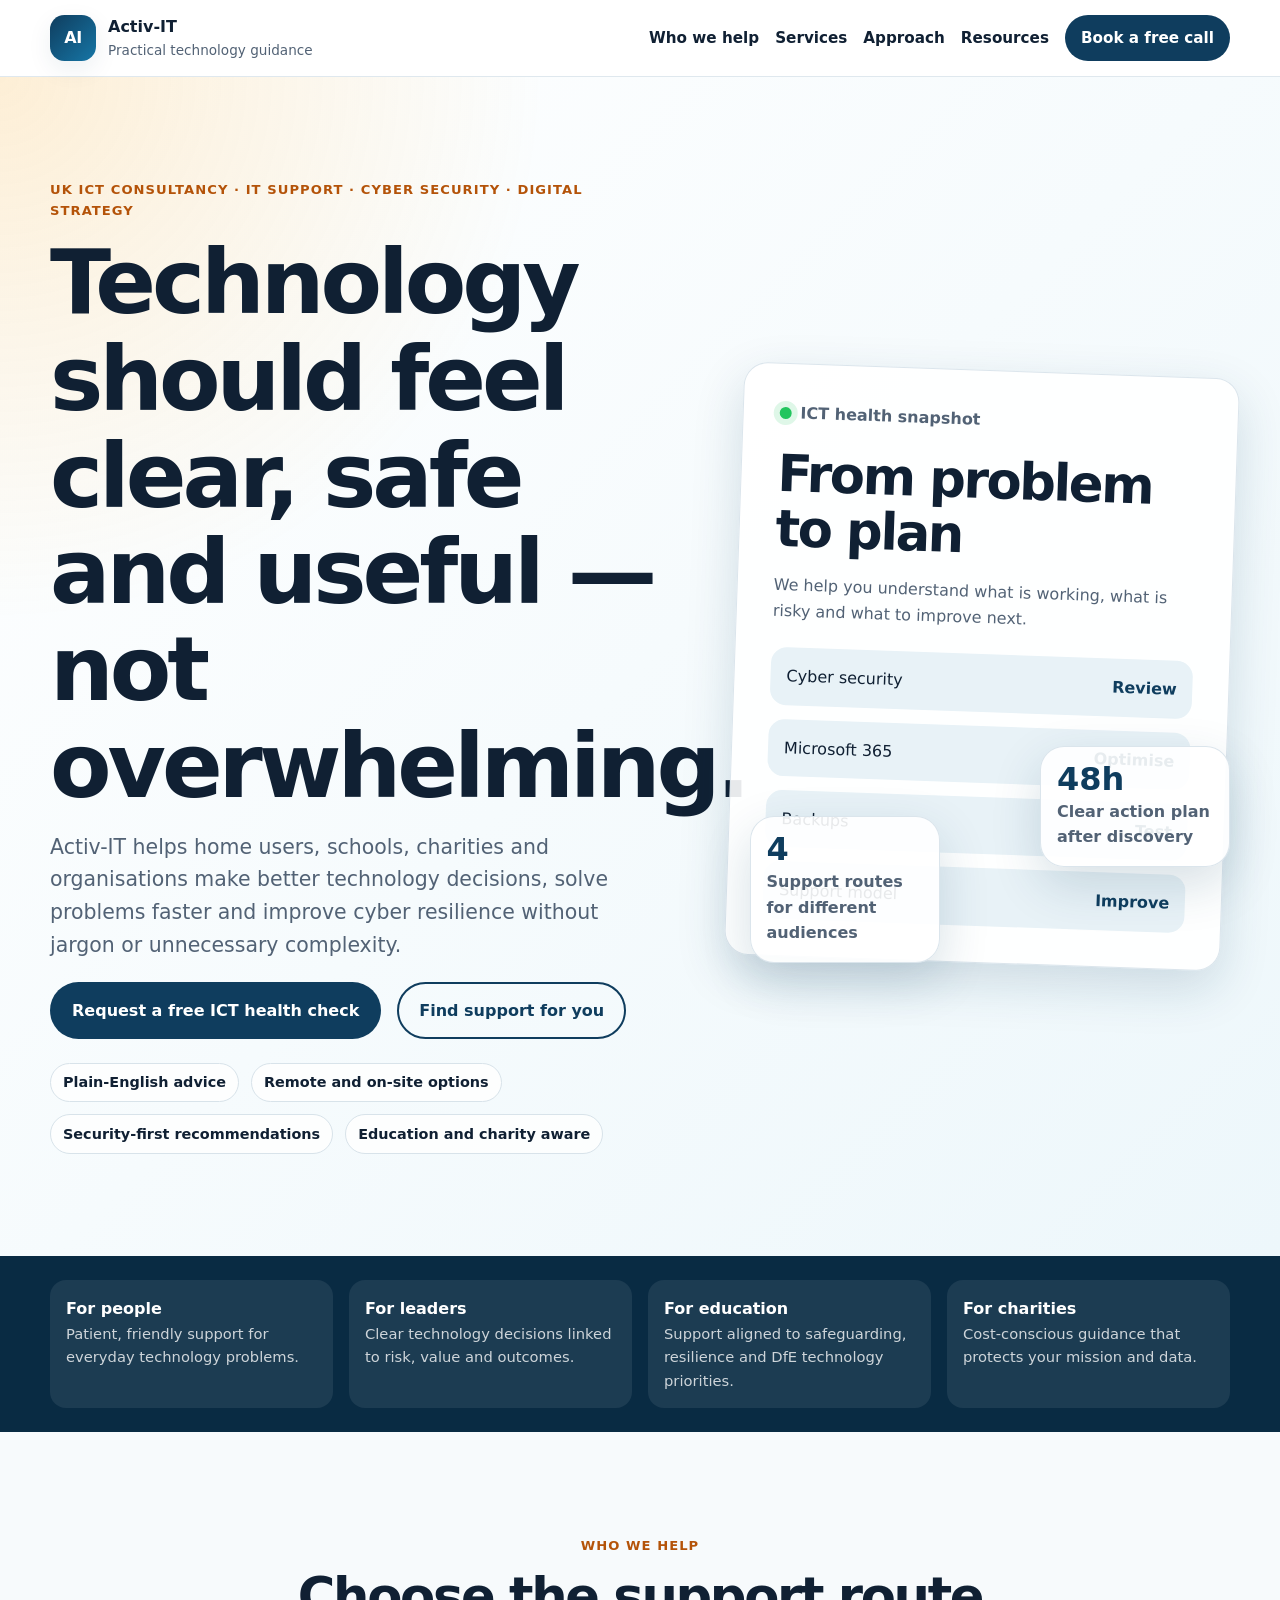
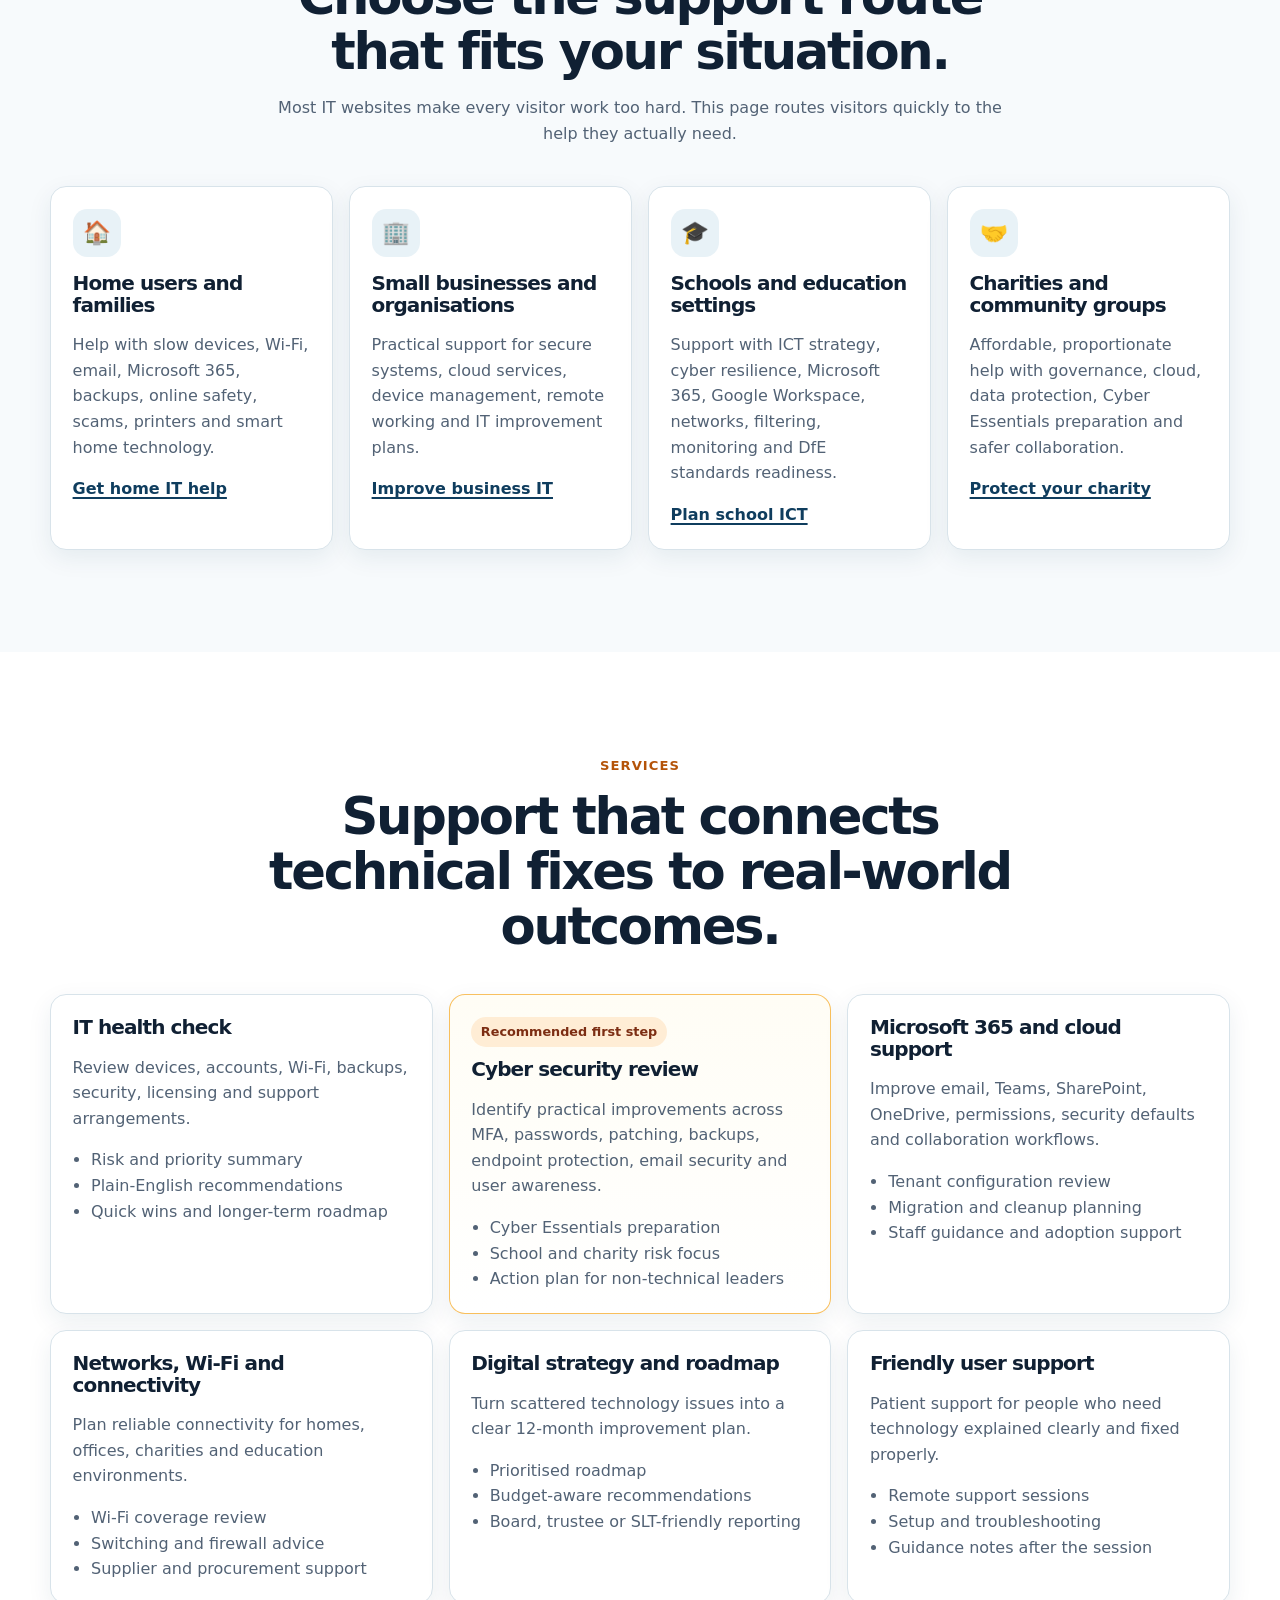
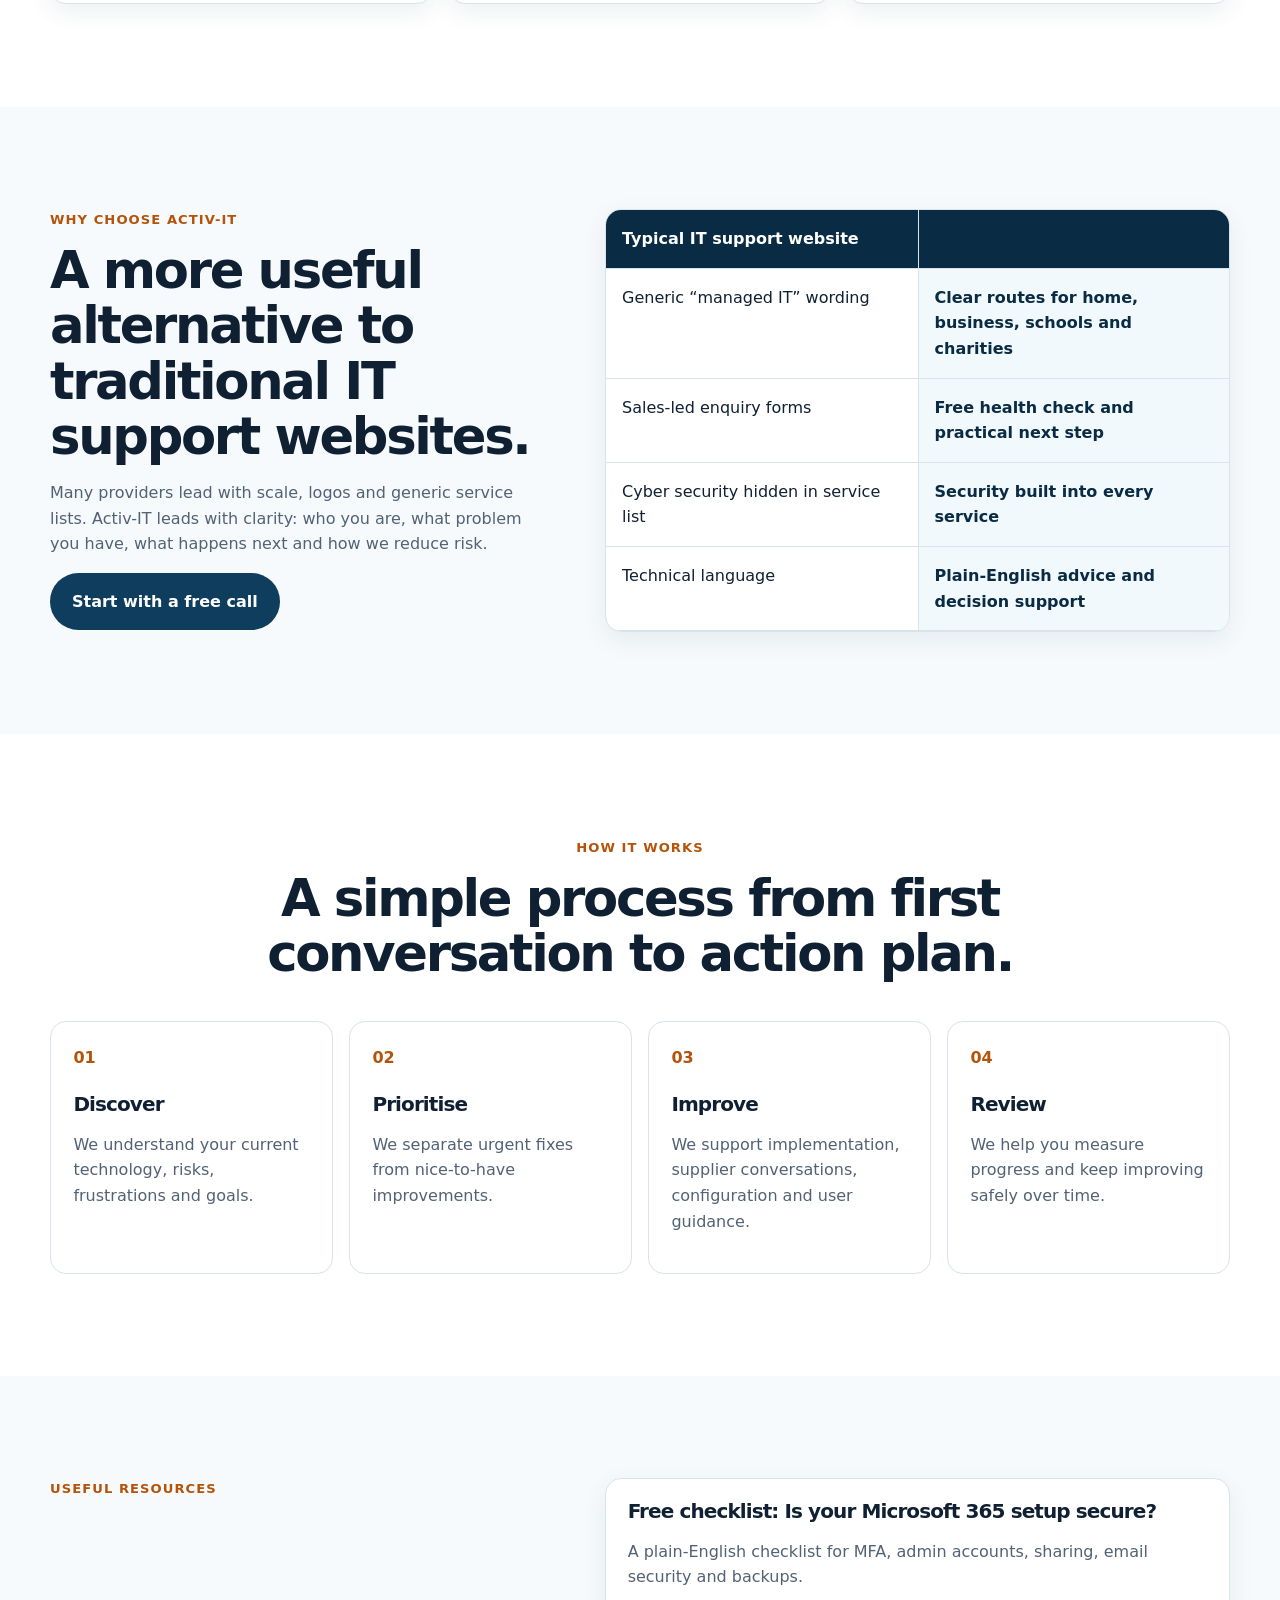
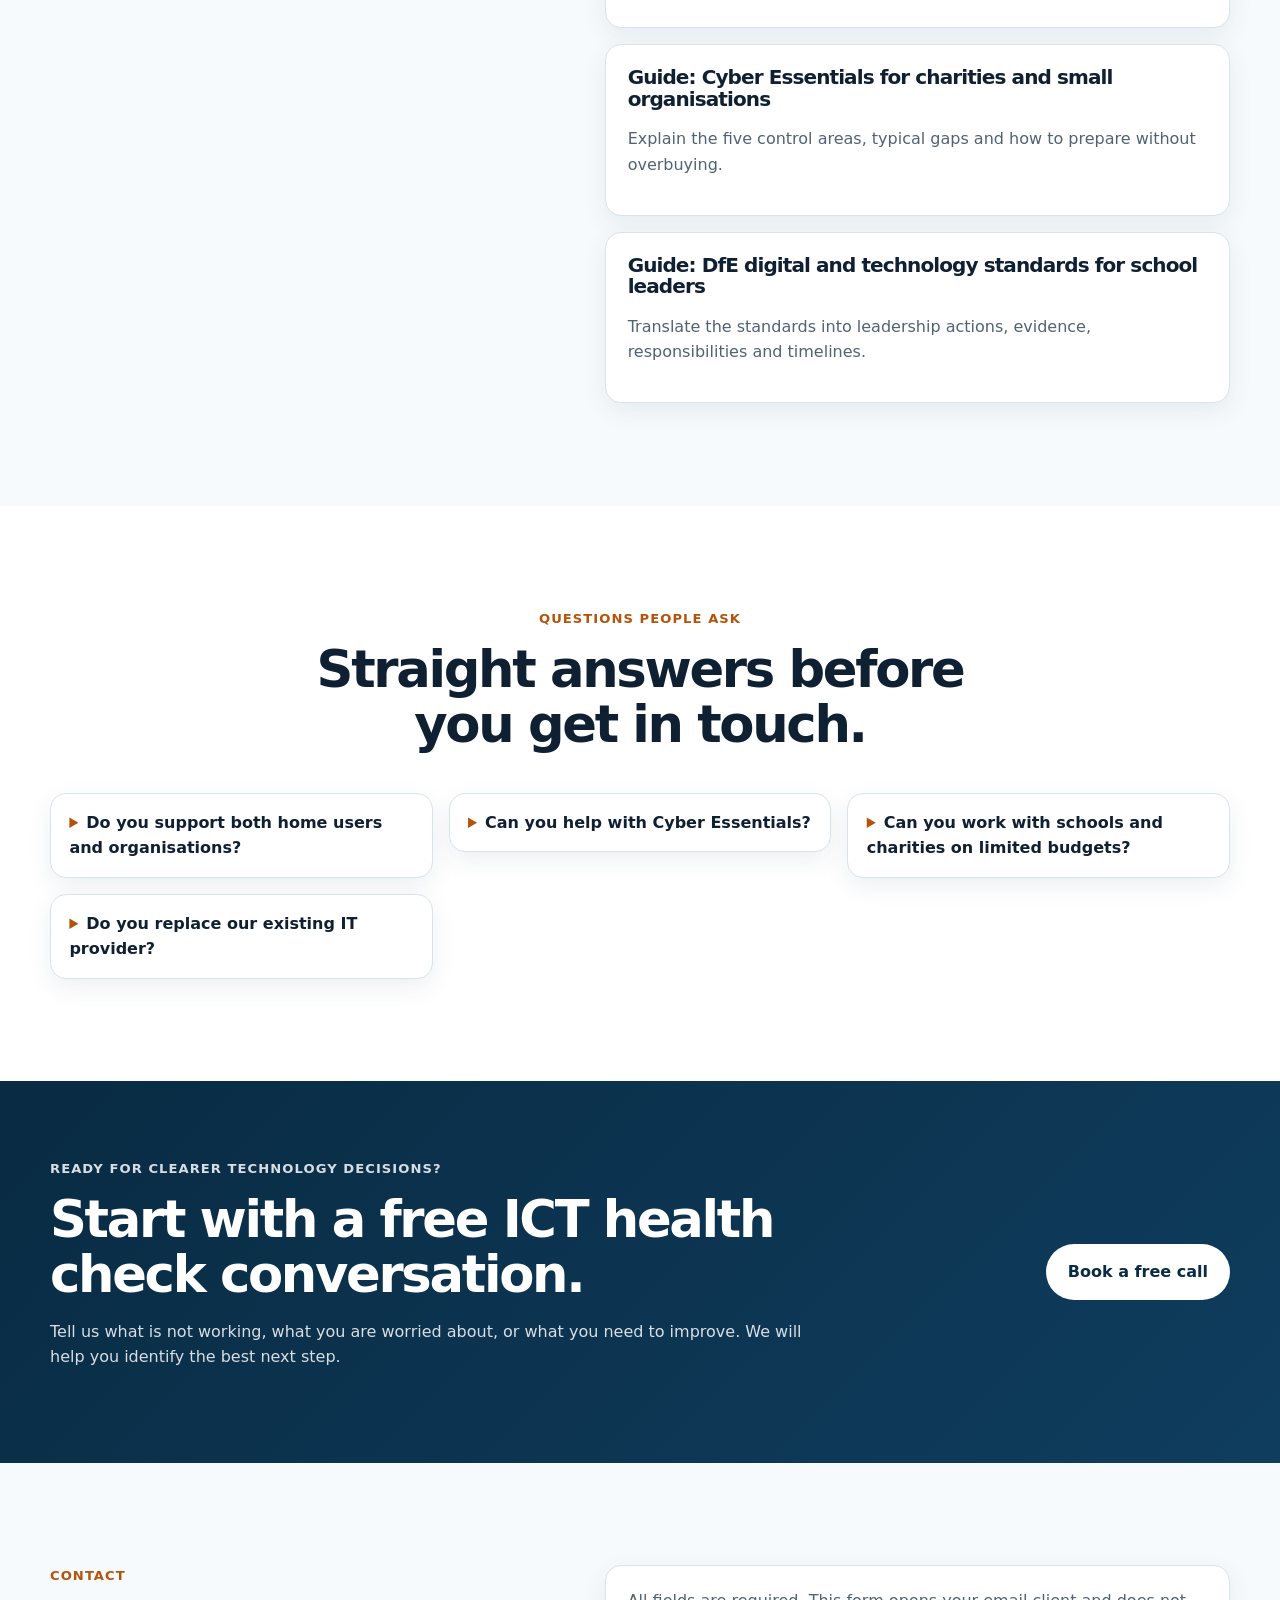
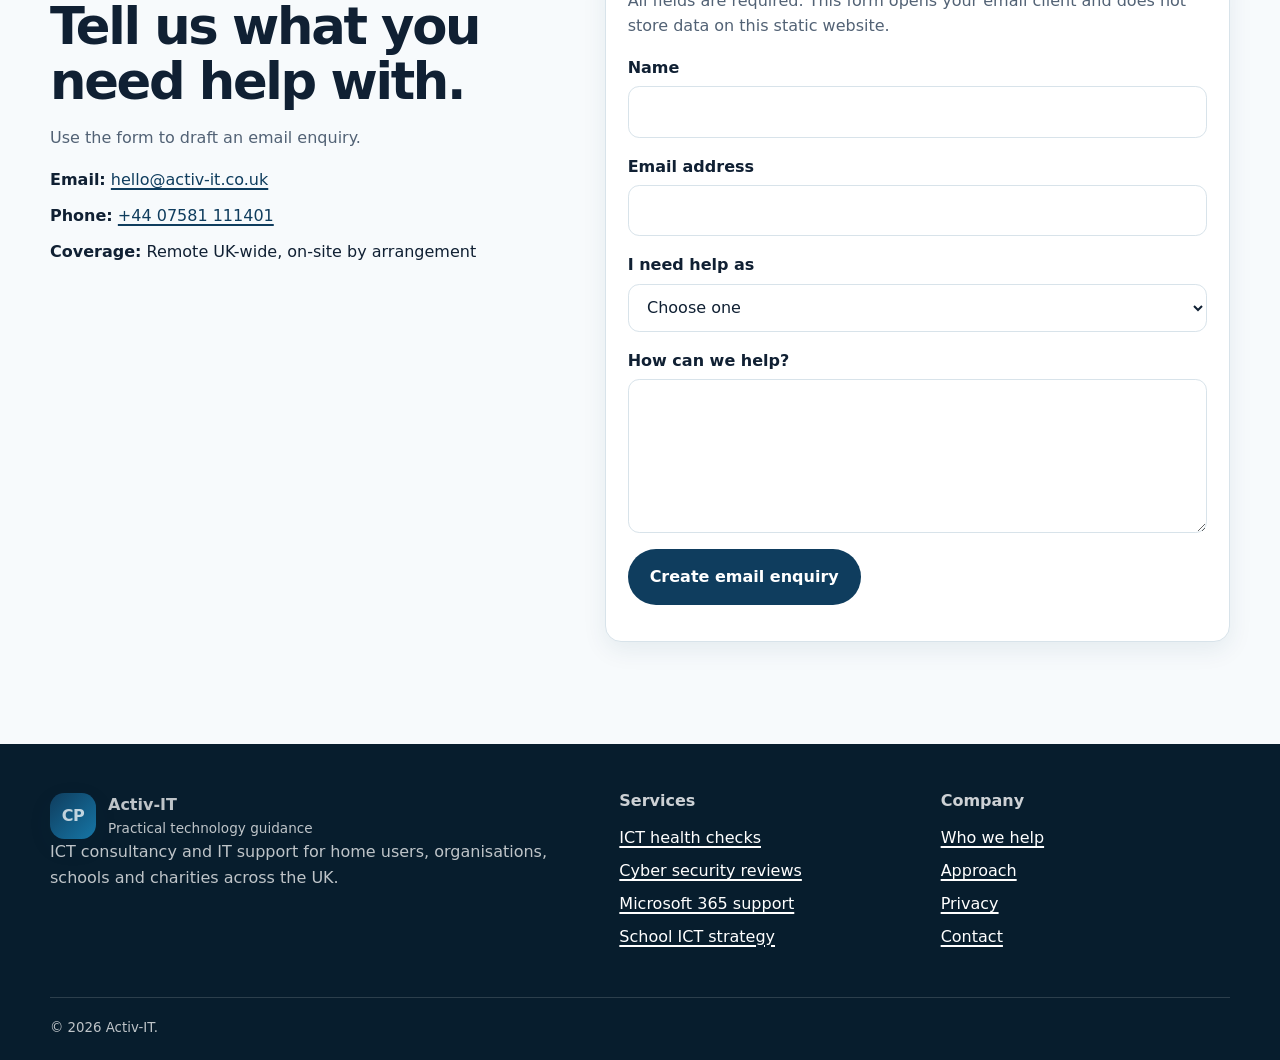
<file: index.html>
<!doctype html>
<html lang="en-GB">
<head>
  <meta charset="utf-8">
  <meta name="viewport" content="width=device-width, initial-scale=1">
  <title>UK IT Consultancy for Home Users, Schools, Charities & Organisations | Activ-IT</title>
  <meta name="description" content="Clear, practical ICT consultancy and IT support for home users, schools, charities and UK organisations. Get help with cyber security, Microsoft 365, cloud, networks and digital strategy.">
  <meta name="robots" content="index, follow, max-image-preview:large">
  <meta name="theme-color" content="#0f3d5e">
  <link rel="canonical" href="https://www.activ-it.co.uk/">
  <link rel="manifest" href="site.webmanifest">
  <link rel="stylesheet" href="assets/css/styles.css">

  <meta property="og:type" content="website">
  <meta property="og:title" content="Activ-IT | Practical ICT Consultancy & IT Support in the UK">
  <meta property="og:description" content="Friendly, security-conscious ICT consultancy for home users, organisations, schools and charities across the UK.">
  <meta property="og:url" content="https://www.activ-it.co.uk/">
  <meta property="og:image" content="https://www.activ-it.co.uk/social-preview.png">

  <script type="application/ld+json">
  {
    "@context": "https://schema.org",
    "@type": "ProfessionalService",
    "name": "Activ-IT",
    "url": "https://www.activ-it.co.uk/",
    "description": "ICT consultancy and IT support for home users, schools, charities and organisations in the UK.",
    "areaServed": "United Kingdom",
    "telephone": "+44 07581 111401",
    "email": "hello@activ-it.co.uk",
    "serviceType": [
      "ICT consultancy",
      "IT support",
      "Cyber security review",
      "Microsoft 365 support",
      "School technology strategy",
      "Charity IT support"
    ],

  }
  </script>
</head>
<body>
  <a class="skip-link" href="#main">Skip to main content</a>

  <header class="site-header" data-header>
    <div class="container header-inner">
      <a class="brand" href="#top" aria-label="Activ-IT home">
        <span class="brand-mark" aria-hidden="true">AI</span>
        <span class="brand-text">
          <strong>Activ-IT</strong>
          <span>Practical technology guidance</span>
        </span>
      </a>

      <button class="menu-toggle" type="button" aria-expanded="false" aria-controls="primary-navigation">
        <span class="menu-toggle-line" aria-hidden="true"></span>
        <span class="menu-toggle-line" aria-hidden="true"></span>
        <span class="menu-toggle-line" aria-hidden="true"></span>
        <span class="sr-only">Menu</span>
      </button>

      <nav class="primary-nav" id="primary-navigation" aria-label="Primary navigation">
        <a href="#who-we-help">Who we help</a>
        <a href="#services">Services</a>
        <a href="#approach">Approach</a>
        <a href="#resources">Resources</a>
        <a href="#contact" class="nav-cta">Book a free call</a>
      </nav>
    </div>
  </header>

  <main id="main">
    <section class="hero section" id="top" aria-labelledby="hero-heading">
      <div class="container hero-grid">
        <div class="hero-copy">
          <p class="eyebrow">UK ICT consultancy · IT support · Cyber security · Digital strategy</p>
          <h1 id="hero-heading">Technology should feel clear, safe and useful — not overwhelming.</h1>
          <p class="hero-lede">Activ-IT helps home users, schools, charities and organisations make better technology decisions, solve problems faster and improve cyber resilience without jargon or unnecessary complexity.</p>
          <div class="hero-actions" aria-label="Main actions">
            <a class="button button-primary" href="#contact">Request a free ICT health check</a>
            <a class="button button-secondary" href="#who-we-help">Find support for you</a>
          </div>
          <ul class="hero-proof" aria-label="Key service strengths">
            <li>Plain-English advice</li>
            <li>Remote and on-site options</li>
            <li>Security-first recommendations</li>
            <li>Education and charity aware</li>
          </ul>
        </div>

        <div class="hero-panel" aria-label="ICT support dashboard illustration">
          <div class="dashboard-card dashboard-main">
            <div class="status-row">
              <span class="status-dot" aria-hidden="true"></span>
              <span>ICT health snapshot</span>
            </div>
            <h2>From problem to plan</h2>
            <p>We help you understand what is working, what is risky and what to improve next.</p>
            <div class="progress-list" aria-label="Example ICT review areas">
              <div><span>Cyber security</span><strong>Review</strong></div>
              <div><span>Microsoft 365</span><strong>Optimise</strong></div>
              <div><span>Backups</span><strong>Test</strong></div>
              <div><span>Support model</span><strong>Improve</strong></div>
            </div>
          </div>
          <div class="dashboard-card mini-card mini-card-one">
            <strong>48h</strong>
            <span>Clear action plan after discovery</span>
          </div>
          <div class="dashboard-card mini-card mini-card-two">
            <strong>4</strong>
            <span>Support routes for different audiences</span>
          </div>
        </div>
      </div>
    </section>

    <section class="trust-strip" aria-label="Trust indicators">
      <div class="container trust-grid">
        <div>
          <strong>For people</strong>
          <span>Patient, friendly support for everyday technology problems.</span>
        </div>
        <div>
          <strong>For leaders</strong>
          <span>Clear technology decisions linked to risk, value and outcomes.</span>
        </div>
        <div>
          <strong>For education</strong>
          <span>Support aligned to safeguarding, resilience and DfE technology priorities.</span>
        </div>
        <div>
          <strong>For charities</strong>
          <span>Cost-conscious guidance that protects your mission and data.</span>
        </div>
      </div>
    </section>

    <section class="section" id="who-we-help" aria-labelledby="who-heading">
      <div class="container">
        <div class="section-heading narrow">
          <p class="eyebrow">Who we help</p>
          <h2 id="who-heading">Choose the support route that fits your situation.</h2>
          <p>Most IT websites make every visitor work too hard. This page routes visitors quickly to the help they actually need.</p>
        </div>

        <div class="audience-grid">
          <article class="audience-card">
            <span class="card-icon" aria-hidden="true">🏠</span>
            <h3>Home users and families</h3>
            <p>Help with slow devices, Wi-Fi, email, Microsoft 365, backups, online safety, scams, printers and smart home technology.</p>
            <a href="#contact">Get home IT help</a>
          </article>
          <article class="audience-card">
            <span class="card-icon" aria-hidden="true">🏢</span>
            <h3>Small businesses and organisations</h3>
            <p>Practical support for secure systems, cloud services, device management, remote working and IT improvement plans.</p>
            <a href="#contact">Improve business IT</a>
          </article>
          <article class="audience-card">
            <span class="card-icon" aria-hidden="true">🎓</span>
            <h3>Schools and education settings</h3>
            <p>Support with ICT strategy, cyber resilience, Microsoft 365, Google Workspace, networks, filtering, monitoring and DfE standards readiness.</p>
            <a href="#contact">Plan school ICT</a>
          </article>
          <article class="audience-card">
            <span class="card-icon" aria-hidden="true">🤝</span>
            <h3>Charities and community groups</h3>
            <p>Affordable, proportionate help with governance, cloud, data protection, Cyber Essentials preparation and safer collaboration.</p>
            <a href="#contact">Protect your charity</a>
          </article>
        </div>
      </div>
    </section>

    <section class="section section-alt" id="services" aria-labelledby="services-heading">
      <div class="container">
        <div class="section-heading">
          <p class="eyebrow">Services</p>
          <h2 id="services-heading">Support that connects technical fixes to real-world outcomes.</h2>
          </div>

        <div class="service-grid">
          <article class="service-card">
            <h3>IT health check</h3>
            <p>Review devices, accounts, Wi-Fi, backups, security, licensing and support arrangements.</p>
            <ul>
              <li>Risk and priority summary</li>
              <li>Plain-English recommendations</li>
              <li>Quick wins and longer-term roadmap</li>
            </ul>
          </article>
          <article class="service-card featured-card">
            <span class="badge">Recommended first step</span>
            <h3>Cyber security review</h3>
            <p>Identify practical improvements across MFA, passwords, patching, backups, endpoint protection, email security and user awareness.</p>
            <ul>
              <li>Cyber Essentials preparation</li>
              <li>School and charity risk focus</li>
              <li>Action plan for non-technical leaders</li>
            </ul>
          </article>
          <article class="service-card">
            <h3>Microsoft 365 and cloud support</h3>
            <p>Improve email, Teams, SharePoint, OneDrive, permissions, security defaults and collaboration workflows.</p>
            <ul>
              <li>Tenant configuration review</li>
              <li>Migration and cleanup planning</li>
              <li>Staff guidance and adoption support</li>
            </ul>
          </article>
          <article class="service-card">
            <h3>Networks, Wi-Fi and connectivity</h3>
            <p>Plan reliable connectivity for homes, offices, charities and education environments.</p>
            <ul>
              <li>Wi-Fi coverage review</li>
              <li>Switching and firewall advice</li>
              <li>Supplier and procurement support</li>
            </ul>
          </article>
          <article class="service-card">
            <h3>Digital strategy and roadmap</h3>
            <p>Turn scattered technology issues into a clear 12-month improvement plan.</p>
            <ul>
              <li>Prioritised roadmap</li>
              <li>Budget-aware recommendations</li>
              <li>Board, trustee or SLT-friendly reporting</li>
            </ul>
          </article>
          <article class="service-card">
            <h3>Friendly user support</h3>
            <p>Patient support for people who need technology explained clearly and fixed properly.</p>
            <ul>
              <li>Remote support sessions</li>
              <li>Setup and troubleshooting</li>
              <li>Guidance notes after the session</li>
            </ul>
          </article>
        </div>
      </div>
    </section>

    <section class="section" id="why-us" aria-labelledby="why-heading">
      <div class="container split-grid">
        <div>
          <p class="eyebrow">Why choose Activ-IT</p>
          <h2 id="why-heading">A more useful alternative to traditional IT support websites.</h2>
          <p>Many providers lead with scale, logos and generic service lists. Activ-IT leads with clarity: who you are, what problem you have, what happens next and how we reduce risk.</p>
          <a class="button button-primary" href="#contact">Start with a free call</a>
        </div>
        <div class="comparison-card">
          <div class="comparison-row comparison-header">
            <span>Typical IT support website</span>
            <span>Activ-IT approach</span>
          </div>
          <div class="comparison-row">
            <span>Generic “managed IT” wording</span>
            <span>Clear routes for home, business, schools and charities</span>
          </div>
          <div class="comparison-row">
            <span>Sales-led enquiry forms</span>
            <span>Free health check and practical next step</span>
          </div>
          <div class="comparison-row">
            <span>Cyber security hidden in service list</span>
            <span>Security built into every service</span>
          </div>
          <div class="comparison-row">
            <span>Technical language</span>
            <span>Plain-English advice and decision support</span>
          </div>
        </div>
      </div>
    </section>

    <section class="section section-alt" id="approach" aria-labelledby="approach-heading">
      <div class="container">
        <div class="section-heading narrow">
          <p class="eyebrow">How it works</p>
          <h2 id="approach-heading">A simple process from first conversation to action plan.</h2>
        </div>
        <ol class="process-list">
          <li>
            <span>01</span>
            <h3>Discover</h3>
            <p>We understand your current technology, risks, frustrations and goals.</p>
          </li>
          <li>
            <span>02</span>
            <h3>Prioritise</h3>
            <p>We separate urgent fixes from nice-to-have improvements.</p>
          </li>
          <li>
            <span>03</span>
            <h3>Improve</h3>
            <p>We support implementation, supplier conversations, configuration and user guidance.</p>
          </li>
          <li>
            <span>04</span>
            <h3>Review</h3>
            <p>We help you measure progress and keep improving safely over time.</p>
          </li>
        </ol>
      </div>
    </section>

    <section class="section" id="resources" aria-labelledby="resources-heading">
      <div class="container resources-grid">
        <div class="section-heading left">
          <p class="eyebrow">Useful resources</p>
        </div>
        <div class="resource-list">
          <article>
            <h3>Free checklist: Is your Microsoft 365 setup secure?</h3>
            <p>A plain-English checklist for MFA, admin accounts, sharing, email security and backups.</p>
          </article>
          <article>
            <h3>Guide: Cyber Essentials for charities and small organisations</h3>
            <p>Explain the five control areas, typical gaps and how to prepare without overbuying.</p>
          </article>
          <article>
            <h3>Guide: DfE digital and technology standards for school leaders</h3>
            <p>Translate the standards into leadership actions, evidence, responsibilities and timelines.</p>
          </article>
        </div>
      </div>
    </section>

    <section class="section section-alt" id="faq" aria-labelledby="faq-heading">
      <div class="container">
        <div class="section-heading narrow">
          <p class="eyebrow">Questions people ask</p>
          <h2 id="faq-heading">Straight answers before you get in touch.</h2>
        </div>
        <div class="faq-grid">
          <details>
            <summary>Do you support both home users and organisations?</summary>
            <p>Yes. The support model is tailored to the situation. Home users usually need patient troubleshooting and setup help. Organisations usually need a wider view of risk, resilience, cost and support arrangements.</p>
          </details>
          <details>
            <summary>Can you help with Cyber Essentials?</summary>
            <p>Yes. We can help you understand the controls, identify gaps and prepare for certification. Certification itself should be completed through an approved Cyber Essentials certification body.</p>
          </details>
          <details>
            <summary>Can you work with schools and charities on limited budgets?</summary>
            <p>Yes. Recommendations are prioritised by risk, impact and affordability so you know what to do first and what can wait.</p>
          </details>
          <details>
            <summary>Do you replace our existing IT provider?</summary>
            <p>Not always. We can provide independent review, project support, second opinion work, strategic planning or specialist help alongside existing support arrangements.</p>
          </details>
        </div>
      </div>
    </section>

    <section class="cta-band" aria-labelledby="cta-heading">
      <div class="container cta-inner">
        <div>
          <p class="eyebrow">Ready for clearer technology decisions?</p>
          <h2 id="cta-heading">Start with a free ICT health check conversation.</h2>
          <p>Tell us what is not working, what you are worried about, or what you need to improve. We will help you identify the best next step.</p>
        </div>
        <a class="button button-light" href="#contact">Book a free call</a>
      </div>
    </section>

    <section class="section" id="contact" aria-labelledby="contact-heading">
      <div class="container contact-grid">
        <div>
          <p class="eyebrow">Contact</p>
          <h2 id="contact-heading">Tell us what you need help with.</h2>
          <p>Use the form to draft an email enquiry.</p>
          <ul class="contact-list">
            <li><strong>Email:</strong> <a href="mailto:hello@activ-it.co.uk">hello@activ-it.co.uk</a></li>
            <li><strong>Phone:</strong> <a href="tel:+4407581111401">+44 07581 111401</a></li>
            <li><strong>Coverage:</strong> Remote UK-wide, on-site by arrangement</li>
          </ul>
        </div>

        <form class="contact-form" id="contact-form" aria-describedby="form-help">
          <p id="form-help">All fields are required. This form opens your email client and does not store data on this static website.</p>
          <div class="form-row">
            <label for="name">Name</label>
            <input id="name" name="name" type="text" autocomplete="name" required>
          </div>
          <div class="form-row">
            <label for="email">Email address</label>
            <input id="email" name="email" type="email" autocomplete="email" required>
          </div>
          <div class="form-row">
            <label for="audience">I need help as</label>
            <select id="audience" name="audience" required>
              <option value="">Choose one</option>
              <option>Home user / family</option>
              <option>Business / organisation</option>
              <option>School / education setting</option>
              <option>Charity / community group</option>
            </select>
          </div>
          <div class="form-row">
            <label for="message">How can we help?</label>
            <textarea id="message" name="message" rows="5" required></textarea>
          </div>
          <button class="button button-primary" type="submit">Create email enquiry</button>
          <p class="form-status" id="form-status" role="status" aria-live="polite"></p>
        </form>
      </div>
    </section>
  </main>

  <footer class="site-footer">
    <div class="container footer-grid">
      <div>
        <a class="brand footer-brand" href="#top" aria-label="Activ-IT home">
          <span class="brand-mark" aria-hidden="true">CP</span>
          <span class="brand-text"><strong>Activ-IT</strong><span>Practical technology guidance</span></span>
        </a>
        <p>ICT consultancy and IT support for home users, organisations, schools and charities across the UK.</p>
      </div>
      <div>
        <h2>Services</h2>
        <ul>
          <li><a href="#services">ICT health checks</a></li>
          <li><a href="#services">Cyber security reviews</a></li>
          <li><a href="#services">Microsoft 365 support</a></li>
          <li><a href="#services">School ICT strategy</a></li>
        </ul>
      </div>
      <div>
        <h2>Company</h2>
        <ul>
          <li><a href="#who-we-help">Who we help</a></li>
          <li><a href="#approach">Approach</a></li>
          <li><a href="privacy.html">Privacy</a></li>
          <li><a href="#contact">Contact</a></li>
        </ul>
      </div>
    </div>
    <div class="container footer-bottom">
      <small>&copy; <span id="year"></span> Activ-IT.</small>
    </div>
  </footer>

  <script src="assets/js/main.js" defer></script>
</body>
</html>
</file>
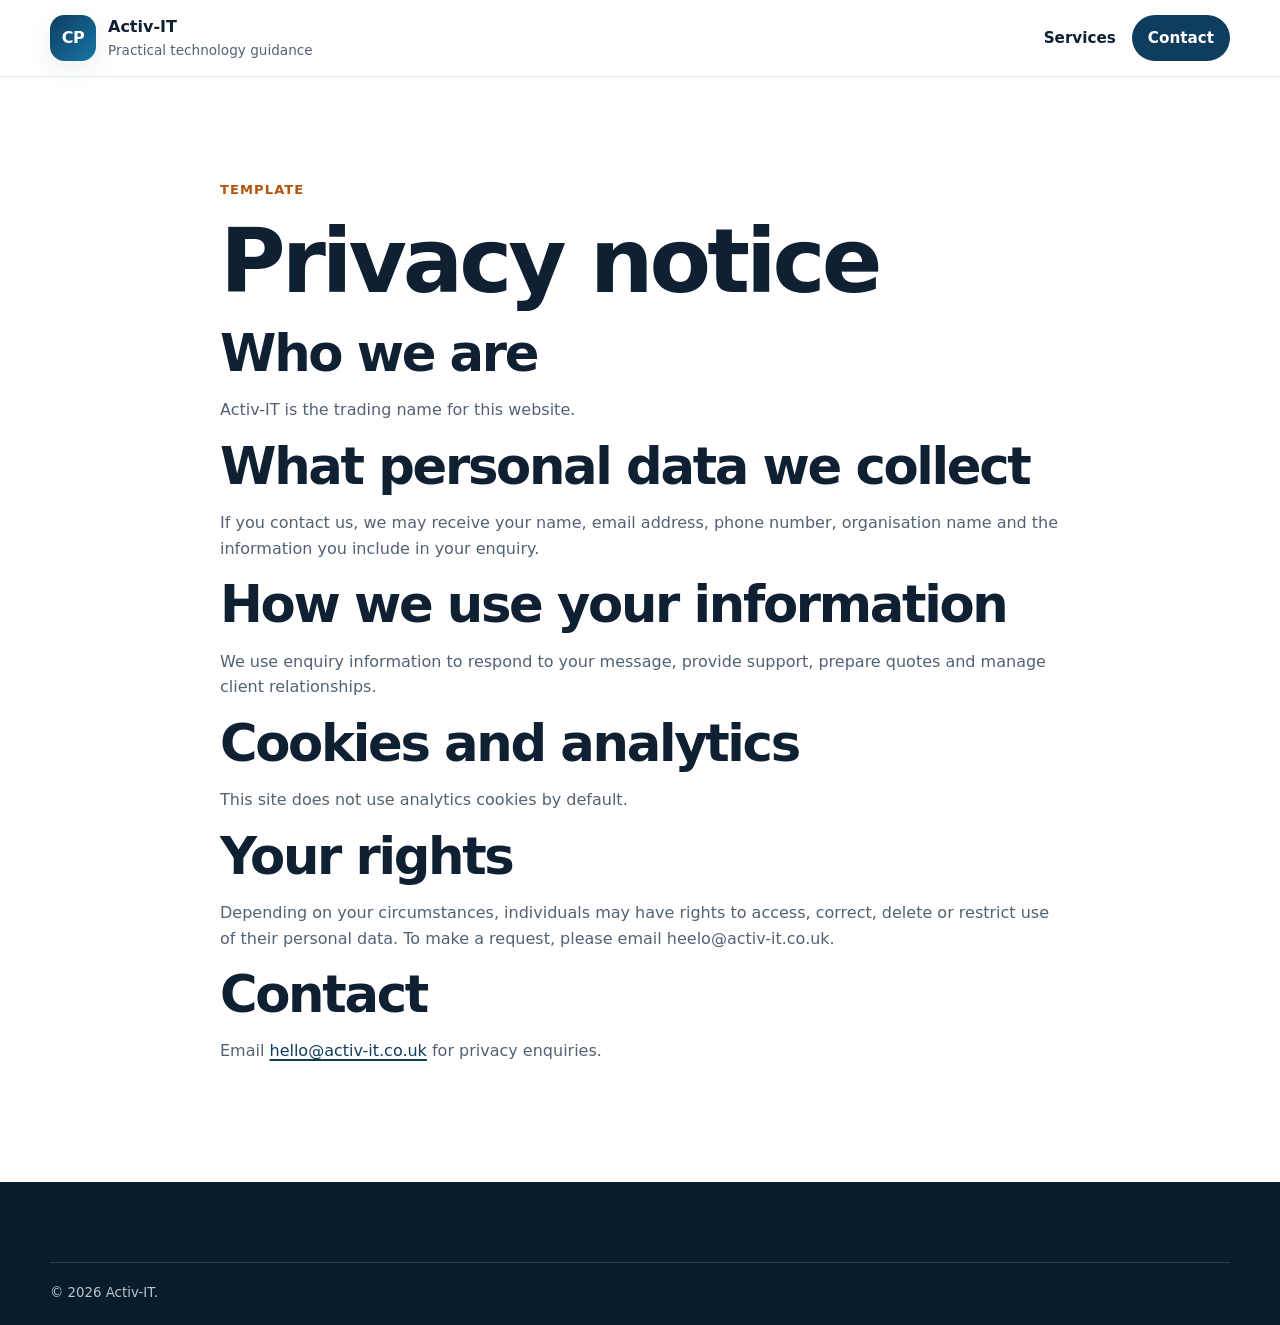
<file: privacy.html>
<!doctype html>
<html lang="en-GB">
<head>
  <meta charset="utf-8">
  <meta name="viewport" content="width=device-width, initial-scale=1">
  <title>Privacy Notice | Activ-IT</title>
  <meta name="description" content="Privacy notice for Activ-IT.">
  <meta name="robots" content="index, follow">
  <link rel="canonical" href="https://www.activ-it.co.uk/privacy.html">
  <link rel="stylesheet" href="assets/css/styles.css">
</head>
<body>
  <a class="skip-link" href="#main">Skip to main content</a>
  <header class="site-header">
    <div class="container header-inner">
      <a class="brand" href="index.html" aria-label="Activ-IT home"><span class="brand-mark" aria-hidden="true">CP</span><span class="brand-text"><strong>Activ-IT</strong><span>Practical technology guidance</span></span></a>
      <nav class="primary-nav always-visible" aria-label="Primary navigation"><a href="index.html#services">Services</a><a href="index.html#contact" class="nav-cta">Contact</a></nav>
    </div>
  </header>
  <main id="main" class="section legal-page">
    <div class="container narrow-content">
      <p class="eyebrow">Template</p>
      <h1>Privacy notice</h1>
      <h2>Who we are</h2>
      <p>Activ-IT is the trading name for this website.</p>
      <h2>What personal data we collect</h2>
      <p>If you contact us, we may receive your name, email address, phone number, organisation name and the information you include in your enquiry.</p>
      <h2>How we use your information</h2>
      <p>We use enquiry information to respond to your message, provide support, prepare quotes and manage client relationships.</p>
      <h2>Cookies and analytics</h2>
      <p>This site does not use analytics cookies by default.</p>
      <h2>Your rights</h2>
      <p>Depending on your circumstances, individuals may have rights to access, correct, delete or restrict use of their personal data. To make a request, please email heelo@activ-it.co.uk.</p>
      <h2>Contact</h2>
      <p>Email <a href="mailto:hello@activ-it.co.uk">hello@activ-it.co.uk</a> for privacy enquiries.</p>
    </div>
  </main>
  <footer class="site-footer"><div class="container footer-bottom"><small>&copy; <span id="year"></span> Activ-IT.</small></div></footer>
  <script src="assets/js/main.js" defer></script>
</body>
</html>
</file>
<file: assets/css/styles.css>
:root {
  --color-ink: #102033;
  --color-muted: #526275;
  --color-primary: #0f3d5e;
  --color-primary-dark: #092b43;
  --color-accent: #f59e0b;
  --color-accent-dark: #b45309;
  --color-bg: #f7fafc;
  --color-surface: #ffffff;
  --color-soft: #e8f2f7;
  --color-border: #d8e3ea;
  --shadow-sm: 0 8px 24px rgba(15, 61, 94, 0.08);
  --shadow-md: 0 18px 50px rgba(15, 61, 94, 0.16);
  --radius-lg: 1.5rem;
  --radius-md: 1rem;
  --max-width: 1180px;
}

* {
  box-sizing: border-box;
}

html {
  scroll-behavior: smooth;
}

body {
  margin: 0;
  font-family: system-ui, -apple-system, BlinkMacSystemFont, "Segoe UI", sans-serif;
  line-height: 1.6;
  color: var(--color-ink);
  background: var(--color-bg);
  text-rendering: optimizeLegibility;
}

img, svg {
  max-width: 100%;
}

a {
  color: var(--color-primary);
  text-decoration-thickness: 0.12em;
  text-underline-offset: 0.18em;
}

a:hover {
  color: var(--color-primary-dark);
}

button, input, select, textarea {
  font: inherit;
}

button, a, input, select, textarea, summary {
  outline-offset: 4px;
}

button:focus-visible,
a:focus-visible,
input:focus-visible,
select:focus-visible,
textarea:focus-visible,
summary:focus-visible {
  outline: 3px solid var(--color-accent);
}

.container {
  width: min(100% - 2rem, var(--max-width));
  margin-inline: auto;
}

.section {
  padding: clamp(4rem, 8vw, 7rem) 0;
}

.section-alt {
  background: var(--color-surface);
}

.skip-link {
  position: absolute;
  top: 0.75rem;
  left: 0.75rem;
  z-index: 100;
  padding: 0.75rem 1rem;
  color: #ffffff;
  background: var(--color-primary-dark);
  border-radius: 0.5rem;
  transform: translateY(-150%);
}

.skip-link:focus {
  transform: translateY(0);
}

.sr-only {
  position: absolute;
  width: 1px;
  height: 1px;
  padding: 0;
  margin: -1px;
  overflow: hidden;
  clip: rect(0, 0, 0, 0);
  white-space: nowrap;
  border: 0;
}

.site-header {
  position: sticky;
  top: 0;
  z-index: 50;
  border-bottom: 1px solid rgba(216, 227, 234, 0.8);
  background: rgba(255, 255, 255, 0.94);
  backdrop-filter: blur(18px);
}

.header-inner {
  min-height: 76px;
  display: flex;
  align-items: center;
  justify-content: space-between;
  gap: 1rem;
}

.brand {
  display: inline-flex;
  align-items: center;
  gap: 0.75rem;
  text-decoration: none;
  color: var(--color-ink);
}

.brand-mark {
  display: grid;
  place-items: center;
  width: 46px;
  height: 46px;
  border-radius: 0.9rem;
  color: #ffffff;
  background: linear-gradient(135deg, var(--color-primary), #1676a6);
  font-weight: 800;
  letter-spacing: -0.03em;
  box-shadow: var(--shadow-sm);
}

.brand-text {
  display: grid;
  gap: 0;
}

.brand-text span {
  color: var(--color-muted);
  font-size: 0.85rem;
}

.primary-nav {
  display: flex;
  align-items: center;
  gap: 1rem;
}

.primary-nav a {
  text-decoration: none;
  color: var(--color-ink);
  font-weight: 700;
  font-size: 0.95rem;
}

.primary-nav a:hover {
  color: var(--color-primary);
}

.nav-cta {
  padding: 0.7rem 1rem;
  border-radius: 999px;
  color: #ffffff !important;
  background: var(--color-primary);
}

.nav-cta:hover {
  background: var(--color-primary-dark);
}

.menu-toggle {
  display: none;
  width: 46px;
  height: 46px;
  border: 1px solid var(--color-border);
  border-radius: 0.75rem;
  background: var(--color-surface);
  cursor: pointer;
}

.menu-toggle-line {
  display: block;
  width: 22px;
  height: 2px;
  margin: 4px auto;
  background: var(--color-ink);
}

.hero {
  position: relative;
  overflow: hidden;
  background:
    radial-gradient(circle at top left, rgba(245, 158, 11, 0.17), transparent 34rem),
    linear-gradient(135deg, #ffffff 0%, #edf7fb 100%);
}

.hero-grid {
  display: grid;
  grid-template-columns: minmax(0, 1.1fr) minmax(340px, 0.9fr);
  gap: clamp(2.5rem, 6vw, 5rem);
  align-items: center;
}

.eyebrow {
  margin: 0 0 0.8rem;
  color: var(--color-accent-dark);
  font-weight: 800;
  text-transform: uppercase;
  letter-spacing: 0.08em;
  font-size: 0.82rem;
}

h1, h2, h3 {
  line-height: 1.08;
  letter-spacing: -0.045em;
  margin: 0 0 1rem;
}

h1 {
  max-width: 840px;
  font-size: clamp(2.7rem, 7vw, 5.8rem);
}

h2 {
  font-size: clamp(2rem, 4vw, 3.4rem);
}

h3 {
  font-size: 1.25rem;
}

p {
  margin-top: 0;
  color: var(--color-muted);
}

.hero-lede {
  max-width: 710px;
  font-size: clamp(1.1rem, 2vw, 1.28rem);
}

.hero-actions, .cta-inner {
  display: flex;
  flex-wrap: wrap;
  align-items: center;
  gap: 1rem;
}

.button {
  display: inline-flex;
  align-items: center;
  justify-content: center;
  min-height: 48px;
  padding: 0.85rem 1.25rem;
  border: 2px solid transparent;
  border-radius: 999px;
  font-weight: 800;
  text-decoration: none;
  cursor: pointer;
  transition: transform 160ms ease, background-color 160ms ease, border-color 160ms ease;
}

.button:hover {
  transform: translateY(-1px);
}

.button-primary {
  color: #ffffff;
  background: var(--color-primary);
}

.button-primary:hover {
  color: #ffffff;
  background: var(--color-primary-dark);
}

.button-secondary {
  color: var(--color-primary);
  border-color: var(--color-primary);
  background: transparent;
}

.button-secondary:hover {
  color: var(--color-primary-dark);
  border-color: var(--color-primary-dark);
}

.button-light {
  color: var(--color-primary-dark);
  background: #ffffff;
}

.hero-proof {
  display: flex;
  flex-wrap: wrap;
  gap: 0.75rem;
  padding: 0;
  margin: 1.5rem 0 0;
  list-style: none;
}

.hero-proof li {
  padding: 0.45rem 0.75rem;
  border: 1px solid var(--color-border);
  border-radius: 999px;
  background: rgba(255, 255, 255, 0.8);
  color: var(--color-ink);
  font-weight: 700;
  font-size: 0.9rem;
}

.hero-panel {
  position: relative;
  min-height: 520px;
}

.dashboard-card {
  border: 1px solid rgba(216, 227, 234, 0.9);
  border-radius: var(--radius-lg);
  background: rgba(255, 255, 255, 0.9);
  box-shadow: var(--shadow-md);
}

.dashboard-main {
  padding: clamp(1.5rem, 4vw, 2.25rem);
  transform: rotate(2deg);
}

.status-row {
  display: flex;
  align-items: center;
  gap: 0.55rem;
  margin-bottom: 1.25rem;
  color: var(--color-muted);
  font-weight: 800;
}

.status-dot {
  width: 0.75rem;
  height: 0.75rem;
  border-radius: 999px;
  background: #22c55e;
  box-shadow: 0 0 0 6px rgba(34, 197, 94, 0.14);
}

.progress-list {
  display: grid;
  gap: 0.85rem;
  margin-top: 1.5rem;
}

.progress-list div {
  display: flex;
  justify-content: space-between;
  gap: 1rem;
  padding: 1rem;
  border-radius: 1rem;
  background: var(--color-soft);
}

.progress-list strong {
  color: var(--color-primary);
}

.mini-card {
  position: absolute;
  display: grid;
  gap: 0.25rem;
  width: 190px;
  padding: 1rem;
}

.mini-card strong {
  font-size: 2rem;
  line-height: 1;
  color: var(--color-primary);
}

.mini-card span {
  color: var(--color-muted);
  font-weight: 700;
}

.mini-card-one {
  right: 0;
  bottom: 6rem;
}

.mini-card-two {
  left: 1rem;
  bottom: 0;
}

.trust-strip {
  padding: 1.5rem 0;
  color: #ffffff;
  background: var(--color-primary-dark);
}

.trust-grid {
  display: grid;
  grid-template-columns: repeat(4, 1fr);
  gap: 1rem;
}

.trust-grid div {
  padding: 1rem;
  border-radius: 1rem;
  background: rgba(255, 255, 255, 0.08);
}

.trust-grid strong,
.trust-grid span {
  display: block;
}

.trust-grid span {
  color: rgba(255, 255, 255, 0.78);
  font-size: 0.92rem;
}

.section-heading {
  max-width: 820px;
  margin: 0 auto 2.5rem;
  text-align: center;
}

.section-heading.left {
  margin-inline: 0;
  text-align: left;
}

.narrow {
  max-width: 760px;
}

.audience-grid, .service-grid, .faq-grid {
  display: grid;
  grid-template-columns: repeat(4, 1fr);
  gap: 1rem;
}

.service-grid, .faq-grid {
  grid-template-columns: repeat(3, 1fr);
}

.audience-card, .service-card, .resource-list article, details, .comparison-card, .contact-form {
  border: 1px solid var(--color-border);
  border-radius: var(--radius-md);
  background: var(--color-surface);
  box-shadow: var(--shadow-sm);
}

.audience-card, .service-card, .resource-list article {
  padding: 1.35rem;
}

.card-icon {
  display: inline-grid;
  place-items: center;
  width: 48px;
  height: 48px;
  margin-bottom: 1rem;
  border-radius: 0.9rem;
  background: var(--color-soft);
  font-size: 1.4rem;
}

.audience-card a {
  font-weight: 800;
}

.service-card ul {
  padding-left: 1.15rem;
  margin: 1rem 0 0;
  color: var(--color-muted);
}

.featured-card {
  border-color: rgba(245, 158, 11, 0.65);
  background: linear-gradient(180deg, #fffdf5, #ffffff);
}

.badge {
  display: inline-block;
  margin-bottom: 0.75rem;
  padding: 0.3rem 0.6rem;
  border-radius: 999px;
  color: #7c2d12;
  background: #ffedd5;
  font-size: 0.8rem;
  font-weight: 900;
}

.split-grid, .contact-grid, .resources-grid {
  display: grid;
  grid-template-columns: 0.88fr 1.12fr;
  gap: clamp(2rem, 5vw, 4rem);
  align-items: start;
}

.comparison-card {
  overflow: hidden;
}

.comparison-row {
  display: grid;
  grid-template-columns: 1fr 1fr;
}

.comparison-row span {
  padding: 1rem;
  border-bottom: 1px solid var(--color-border);
}

.comparison-row span + span {
  border-left: 1px solid var(--color-border);
  color: var(--color-primary-dark);
  font-weight: 800;
  background: #f2f9fc;
}

.comparison-header span {
  color: #ffffff;
  background: var(--color-primary-dark) !important;
  font-weight: 900;
}

.process-list {
  display: grid;
  grid-template-columns: repeat(4, 1fr);
  gap: 1rem;
  padding: 0;
  margin: 0;
  list-style: none;
  counter-reset: steps;
}

.process-list li {
  position: relative;
  padding: 1.4rem;
  border: 1px solid var(--color-border);
  border-radius: var(--radius-md);
  background: var(--color-surface);
}

.process-list span {
  display: inline-block;
  margin-bottom: 1.5rem;
  color: var(--color-accent-dark);
  font-weight: 900;
}

.resource-list {
  display: grid;
  gap: 1rem;
}

.faq-grid {
  align-items: start;
}

details {
  padding: 1rem 1.15rem;
}

summary {
  cursor: pointer;
  color: var(--color-ink);
  font-weight: 900;
}

summary::marker {
  color: var(--color-accent-dark);
}

details p {
  margin: 0.75rem 0 0;
}

.cta-band {
  padding: clamp(3rem, 6vw, 5rem) 0;
  color: #ffffff;
  background: linear-gradient(135deg, var(--color-primary-dark), var(--color-primary));
}

.cta-band p,
.cta-band .eyebrow {
  color: rgba(255, 255, 255, 0.84);
}

.cta-inner {
  justify-content: space-between;
  gap: 2rem;
}

.cta-inner div {
  max-width: 760px;
}

.contact-list {
  padding: 0;
  list-style: none;
}

.contact-list li {
  margin-bottom: 0.65rem;
}

.contact-form {
  padding: 1.35rem;
}

.form-row {
  display: grid;
  gap: 0.35rem;
  margin-bottom: 1rem;
}

label {
  color: var(--color-ink);
  font-weight: 800;
}

input, select, textarea {
  width: 100%;
  min-height: 48px;
  padding: 0.75rem 0.9rem;
  border: 1px solid var(--color-border);
  border-radius: 0.7rem;
  color: var(--color-ink);
  background: #ffffff;
}

textarea {
  resize: vertical;
}

.form-status {
  margin: 0.85rem 0 0;
  font-weight: 800;
}

.site-footer {
  padding: 3rem 0 1.25rem;
  color: rgba(255, 255, 255, 0.8);
  background: #071d2d;
}

.site-footer a, .site-footer .brand {
  color: #ffffff;
}

.site-footer p, .site-footer span, .site-footer small {
  color: rgba(255, 255, 255, 0.74);
}

.footer-grid {
  display: grid;
  grid-template-columns: 1.3fr 0.7fr 0.7fr;
  gap: 2rem;
}

.site-footer h2 {
  font-size: 1rem;
  letter-spacing: 0;
}

.site-footer ul {
  padding: 0;
  list-style: none;
}

.site-footer li {
  margin-bottom: 0.45rem;
}

.footer-bottom {
  margin-top: 2rem;
  padding-top: 1rem;
  border-top: 1px solid rgba(255, 255, 255, 0.15);
}

.legal-page {
  min-height: 68vh;
  background: var(--color-surface);
}

.narrow-content {
  max-width: 840px;
}

@media (max-width: 980px) {
  .hero-grid,
  .split-grid,
  .contact-grid,
  .resources-grid,
  .footer-grid {
    grid-template-columns: 1fr;
  }

  .hero-panel {
    min-height: 450px;
  }

  .trust-grid,
  .audience-grid,
  .service-grid,
  .process-list,
  .faq-grid {
    grid-template-columns: repeat(2, 1fr);
  }
}

@media (max-width: 760px) {
  .menu-toggle {
    display: inline-block;
  }

  .primary-nav {
    position: absolute;
    inset: 76px 1rem auto 1rem;
    display: none;
    flex-direction: column;
    align-items: stretch;
    padding: 1rem;
    border: 1px solid var(--color-border);
    border-radius: 1rem;
    background: #ffffff;
    box-shadow: var(--shadow-md);
  }

  .primary-nav.is-open,
  .primary-nav.always-visible {
    display: flex;
  }

  .primary-nav a {
    padding: 0.75rem;
  }

  .nav-cta {
    text-align: center;
  }

  .hero-panel {
    min-height: auto;
  }

  .dashboard-main {
    transform: none;
  }

  .mini-card {
    position: static;
    width: auto;
    margin-top: 1rem;
  }

  .trust-grid,
  .audience-grid,
  .service-grid,
  .process-list,
  .faq-grid {
    grid-template-columns: 1fr;
  }

  .comparison-row {
    grid-template-columns: 1fr;
  }

  .comparison-row span + span {
    border-left: 0;
  }
}

@media (prefers-reduced-motion: reduce) {
  *, *::before, *::after {
    scroll-behavior: auto !important;
    transition-duration: 0.01ms !important;
    animation-duration: 0.01ms !important;
    animation-iteration-count: 1 !important;
  }
}

.primary-nav.always-visible {
  position: static;
  display: flex;
  box-shadow: none;
  border: 0;
  padding: 0;
  background: transparent;
}
</file>
